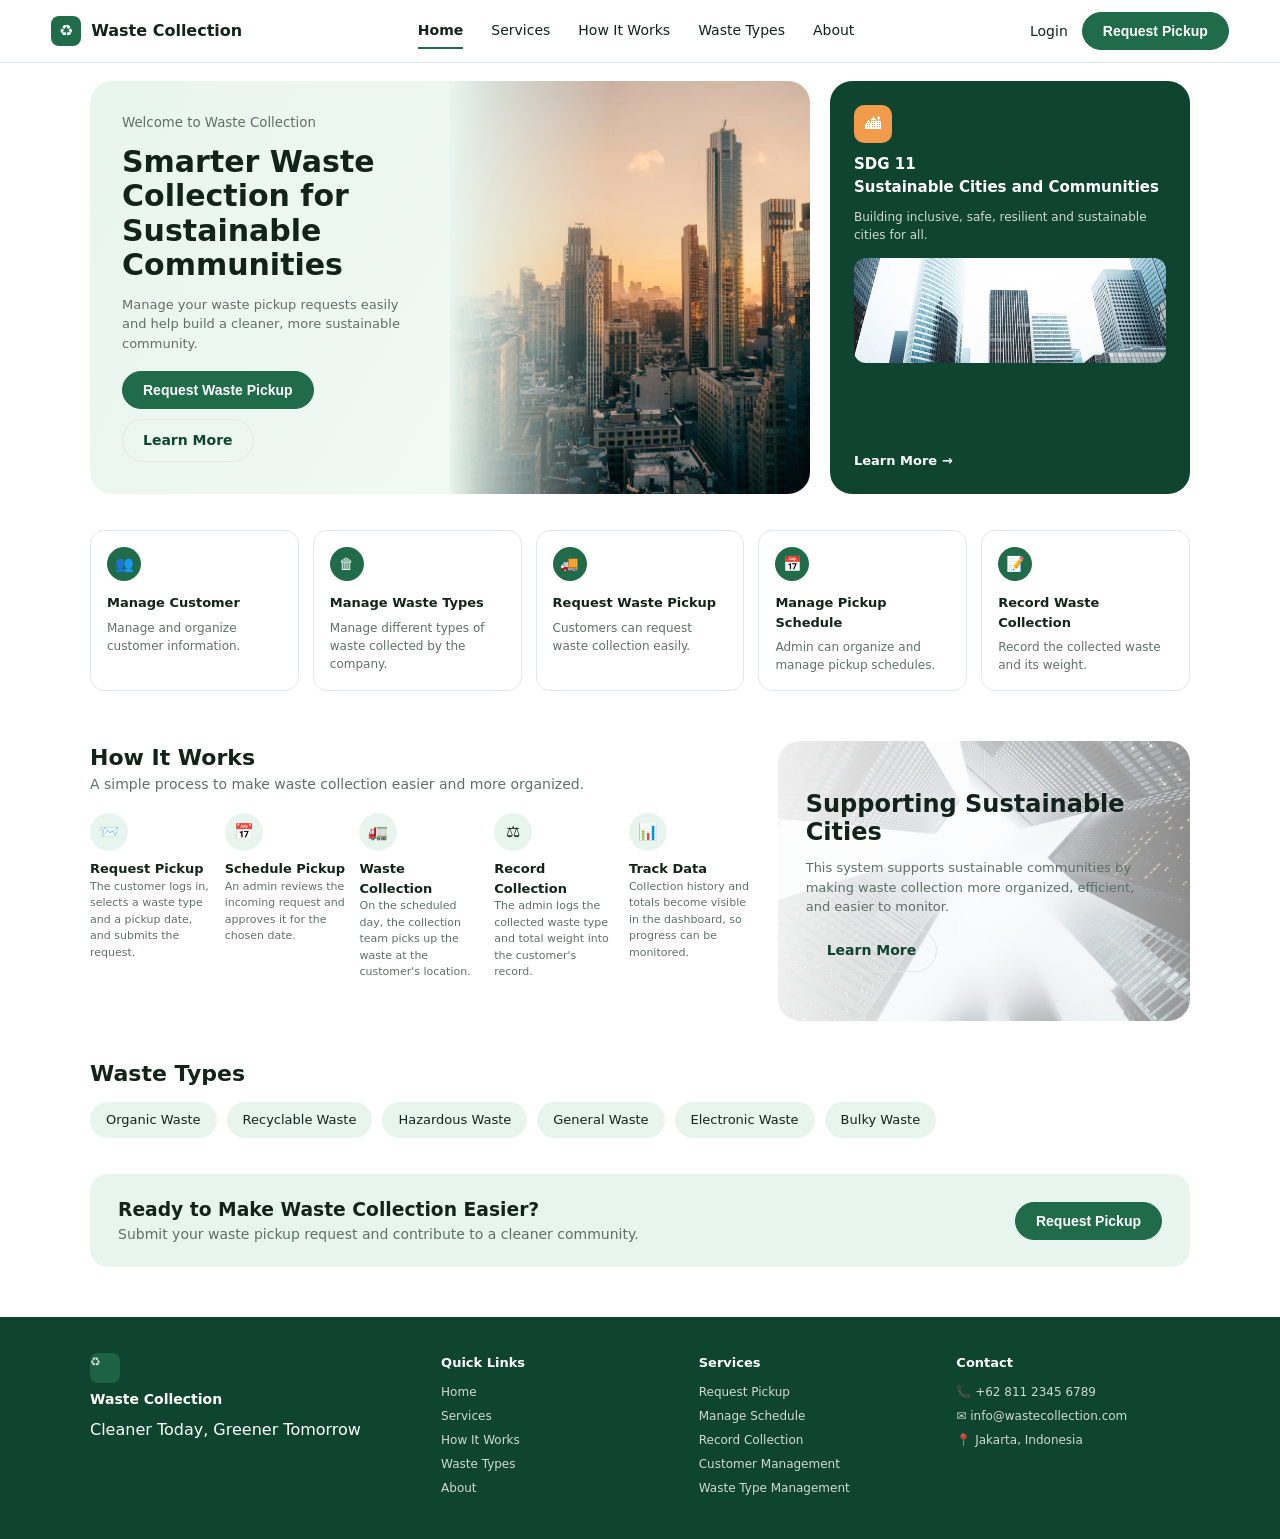
<file: index.html>
<!DOCTYPE html>
<html lang="id">
<head>
  <meta charset="UTF-8" />
  <meta name="viewport" content="width=device-width, initial-scale=1" />
  <title>Waste Collection</title>
  <link rel="stylesheet" href="style.css" />
</head>
<body>

  <!-- NAVBAR -->
  <header id="site-header"></header>

  <main>
    <!-- HERO -->
    <section id="home" class="container hero-grid">
      <div class="hero">
        <div class="hero-text">
          <small id="welcome">Welcome to Waste Collection</small>
          <h1>Smarter Waste Collection for Sustainable Communities</h1>
          <p>Manage your waste pickup requests easily and help build a cleaner, more sustainable community.</p>
          <div class="hero-actions">
            <button class="btn btn-primary open-modal">Request Waste Pickup</button>
            <a href="#how" class="btn btn-outline">Learn More</a>
          </div>
        </div>
        <!-- Ganti dengan foto: letakkan di images/hero.jpg lalu atur di style.css (.hero-img) -->
        <div class="hero-img" role="img" aria-label="Ilustrasi pengelolaan sampah"></div>
      </div>

      <aside class="sdg">
        <div class="sdg-icon">🏙</div>
        <h3>SDG 11<br />Sustainable Cities and Communities</h3>
        <p>Building inclusive, safe, resilient and sustainable cities for all.</p>
        <img class="sdg-img" src="sdg.jpg" alt="" />
        <a href="#about">Learn More →</a>
      </aside>
    </section>

    <!-- SERVICES (dibuat dari array di script.js) -->
    <section id="services" class="container">
      <div id="serviceList" class="cards"></div>
    </section>

    <!-- HOW IT WORKS + SUPPORTING -->
    <section id="how" class="container how-grid">
      <div>
        <h2>How It Works</h2>
        <p class="muted">A simple process to make waste collection easier and more organized.</p>
        <ol id="stepList" class="steps"></ol>
      </div>
      <aside id="about" class="support">
        <h3>Supporting Sustainable Cities</h3>
        <p>This system supports sustainable communities by making waste collection more organized, efficient, and easier to monitor.</p>
        <a href="#types" class="btn btn-outline">Learn More</a>
      </aside>
    </section>

    <!-- WASTE TYPES -->
    <section id="types" class="container">
      <h2>Waste Types</h2>
      <ul id="typeList" class="chips"></ul>
    </section>

    <!-- CTA -->
    <section class="container">
      <div class="cta">
        <div>
          <h3>Ready to Make Waste Collection Easier?</h3>
          <p class="muted">Submit your waste pickup request and contribute to a cleaner community.</p>
        </div>
        <button class="btn btn-primary open-modal">Request Pickup</button>
      </div>
    </section>
  </main>

  <!-- FOOTER -->
  <footer id="site-footer"></footer>

  <script src="layout.js"></script>
  <script src="script.js"></script>
</body>
</html>
</file>
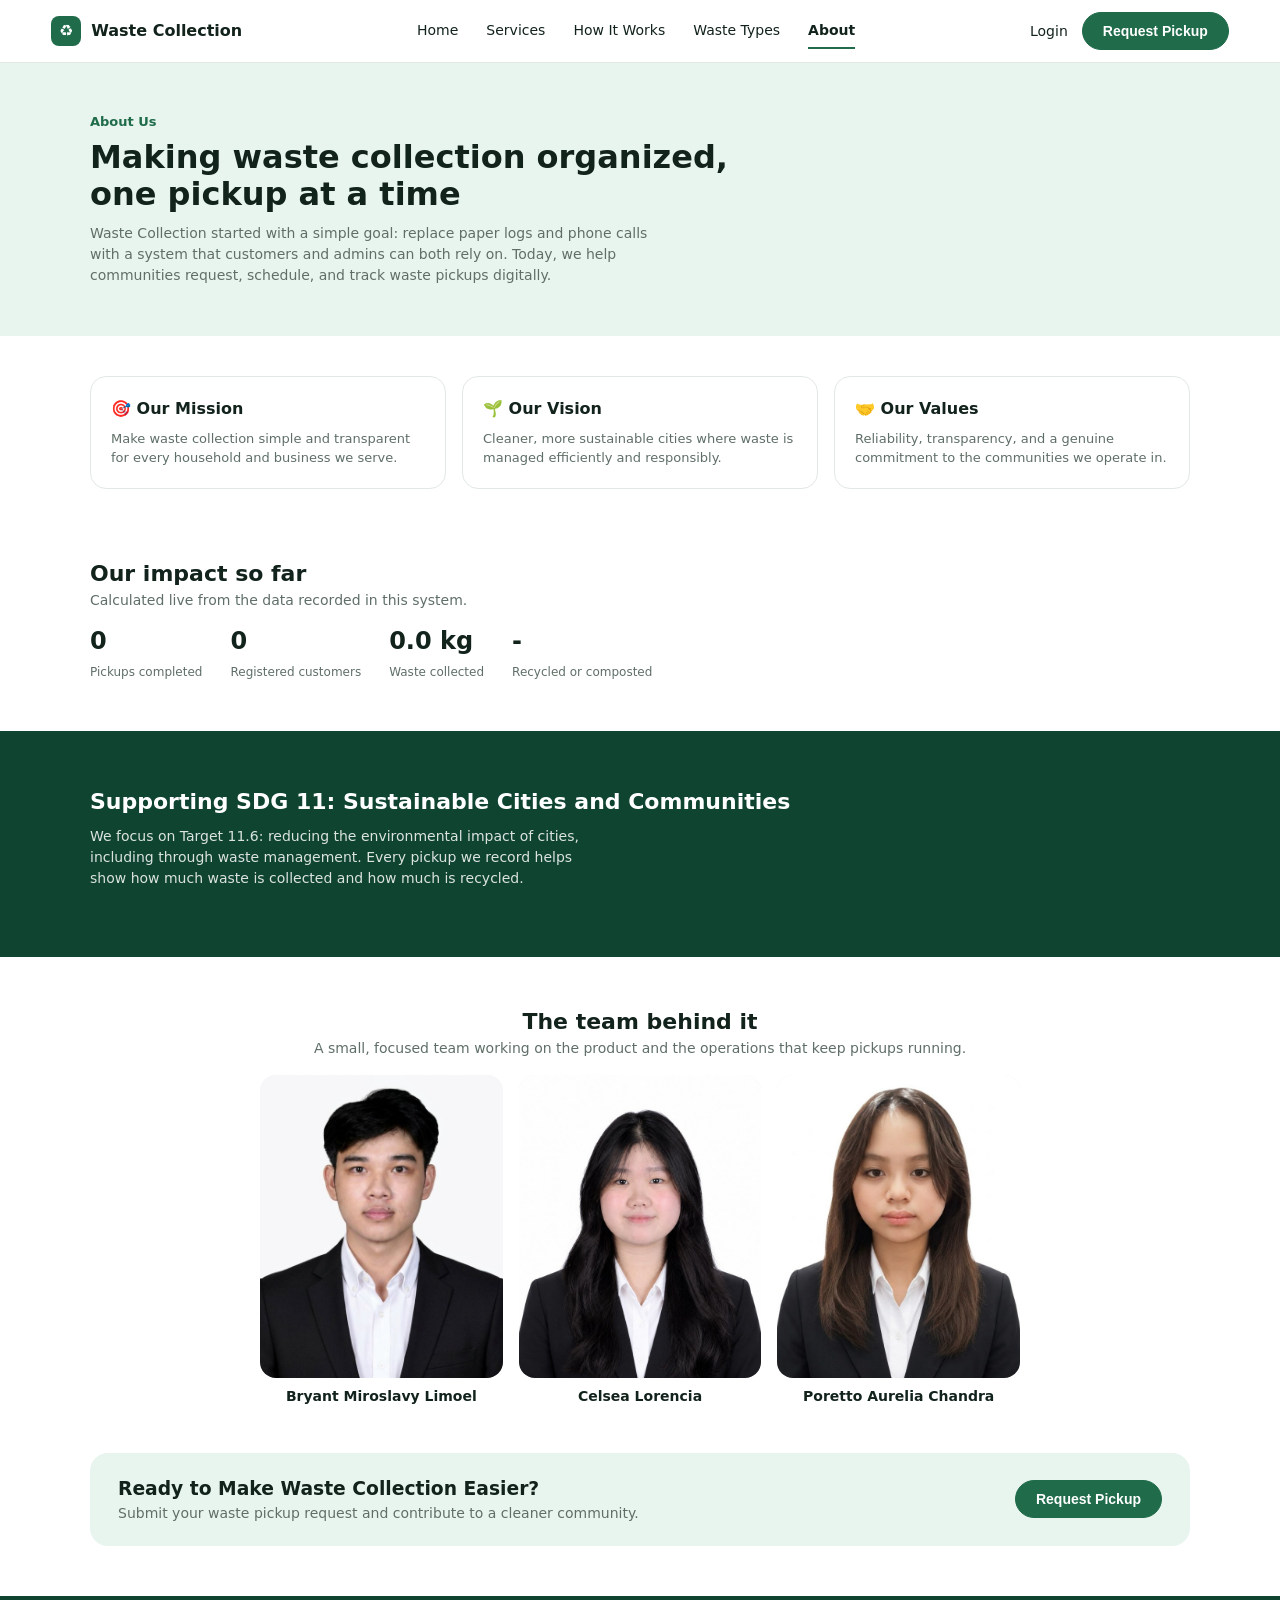
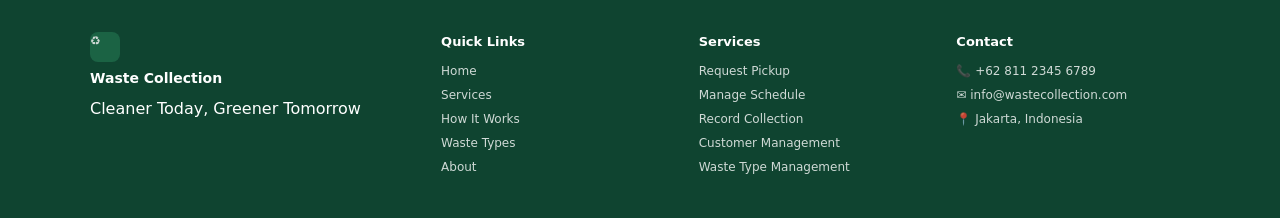
<file: about.html>
<!DOCTYPE html>
<html lang="id"><head><meta charset="UTF-8" /><meta name="viewport" content="width=device-width, initial-scale=1" /><title>About - Waste Collection</title><link rel="stylesheet" href="style.css" /></head>
<body>
  <header id="site-header"></header>
  <main>
    <section class="page-hero"><div class="container">
      <small>About Us</small>
      <h1>Making waste collection organized, one pickup at a time</h1>
      <p>Waste Collection started with a simple goal: replace paper logs and phone calls with a system that customers and admins can both rely on. Today, we help communities request, schedule, and track waste pickups digitally.</p>
    </div></section>
    <section class="container sect"><div class="grid3">
      <div class="feat"><h3>🎯 Our Mission</h3><p>Make waste collection simple and transparent for every household and business we serve.</p></div>
      <div class="feat"><h3>🌱 Our Vision</h3><p>Cleaner, more sustainable cities where waste is managed efficiently and responsibly.</p></div>
      <div class="feat"><h3>🤝 Our Values</h3><p>Reliability, transparency, and a genuine commitment to the communities we operate in.</p></div>
    </div></section>
    <section class="container sect"><h2>Our impact so far</h2><p class="muted">Calculated live from the data recorded in this system.</p><div id="liveStats" class="stats light" style="margin-top:12px"></div></section>
    <section class="band"><div class="container">
      <h2>Supporting SDG 11: Sustainable Cities and Communities</h2>
      <p>We focus on Target 11.6: reducing the environmental impact of cities, including through waste management. Every pickup we record helps show how much waste is collected and how much is recycled.</p>
    </div></section>
    <section class="container sect"><h2 class="center">The team behind it</h2><p class="muted center">A small, focused team working on the product and the operations that keep pickups running.</p><div id="team" class="team"></div></section>
  </main>
  <div id="cta-slot"></div>
  <footer id="site-footer"></footer>
  <script src="layout.js"></script><script src="script.js"></script>
</body></html>
</file>
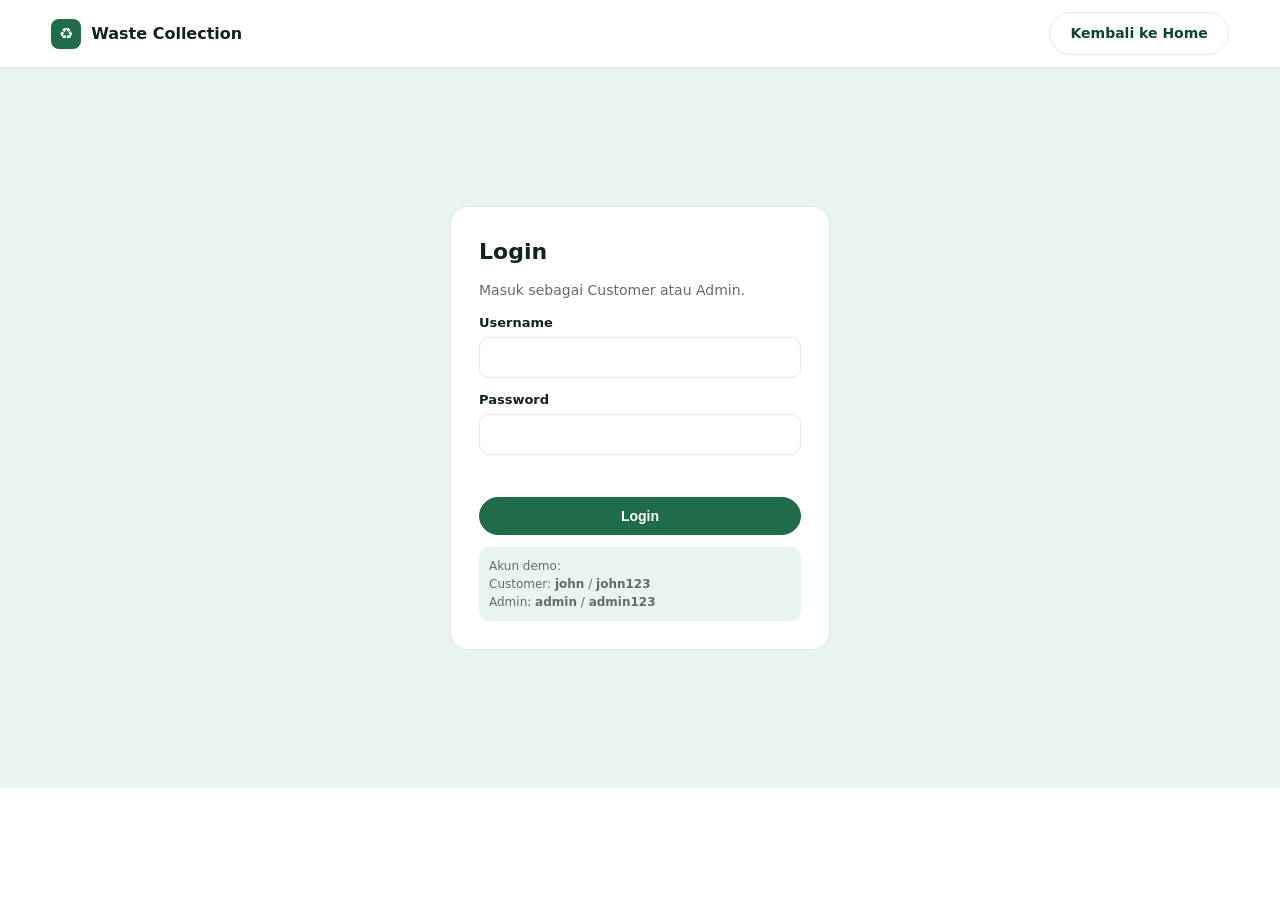
<file: dashboard.html>
<!DOCTYPE html>
<html lang="id">
<head>
  <meta charset="UTF-8" />
  <meta name="viewport" content="width=device-width, initial-scale=1" />
  <title>Dashboard - Waste Collection</title>
  <link rel="stylesheet" href="style.css" />
  <link rel="stylesheet" href="app.css" />
</head>
<body data-page="dash">
  <header class="navbar">
    <a href="index.html" class="brand"><span class="logo">♻</span> Waste Collection</a>
    <div class="nav-right">
      <span class="user"><span class="avatar" id="av"></span><span id="who"></span></span>
      <button class="btn btn-outline" data-act="logout">Logout</button>
    </div>
  </header>
  <div class="app container">
    <nav id="side" class="side" aria-label="Menu dashboard"></nav>
    <main id="content" class="content"></main>
  </div>
  <script src="app.js"></script>
</body>
</html>
</file>
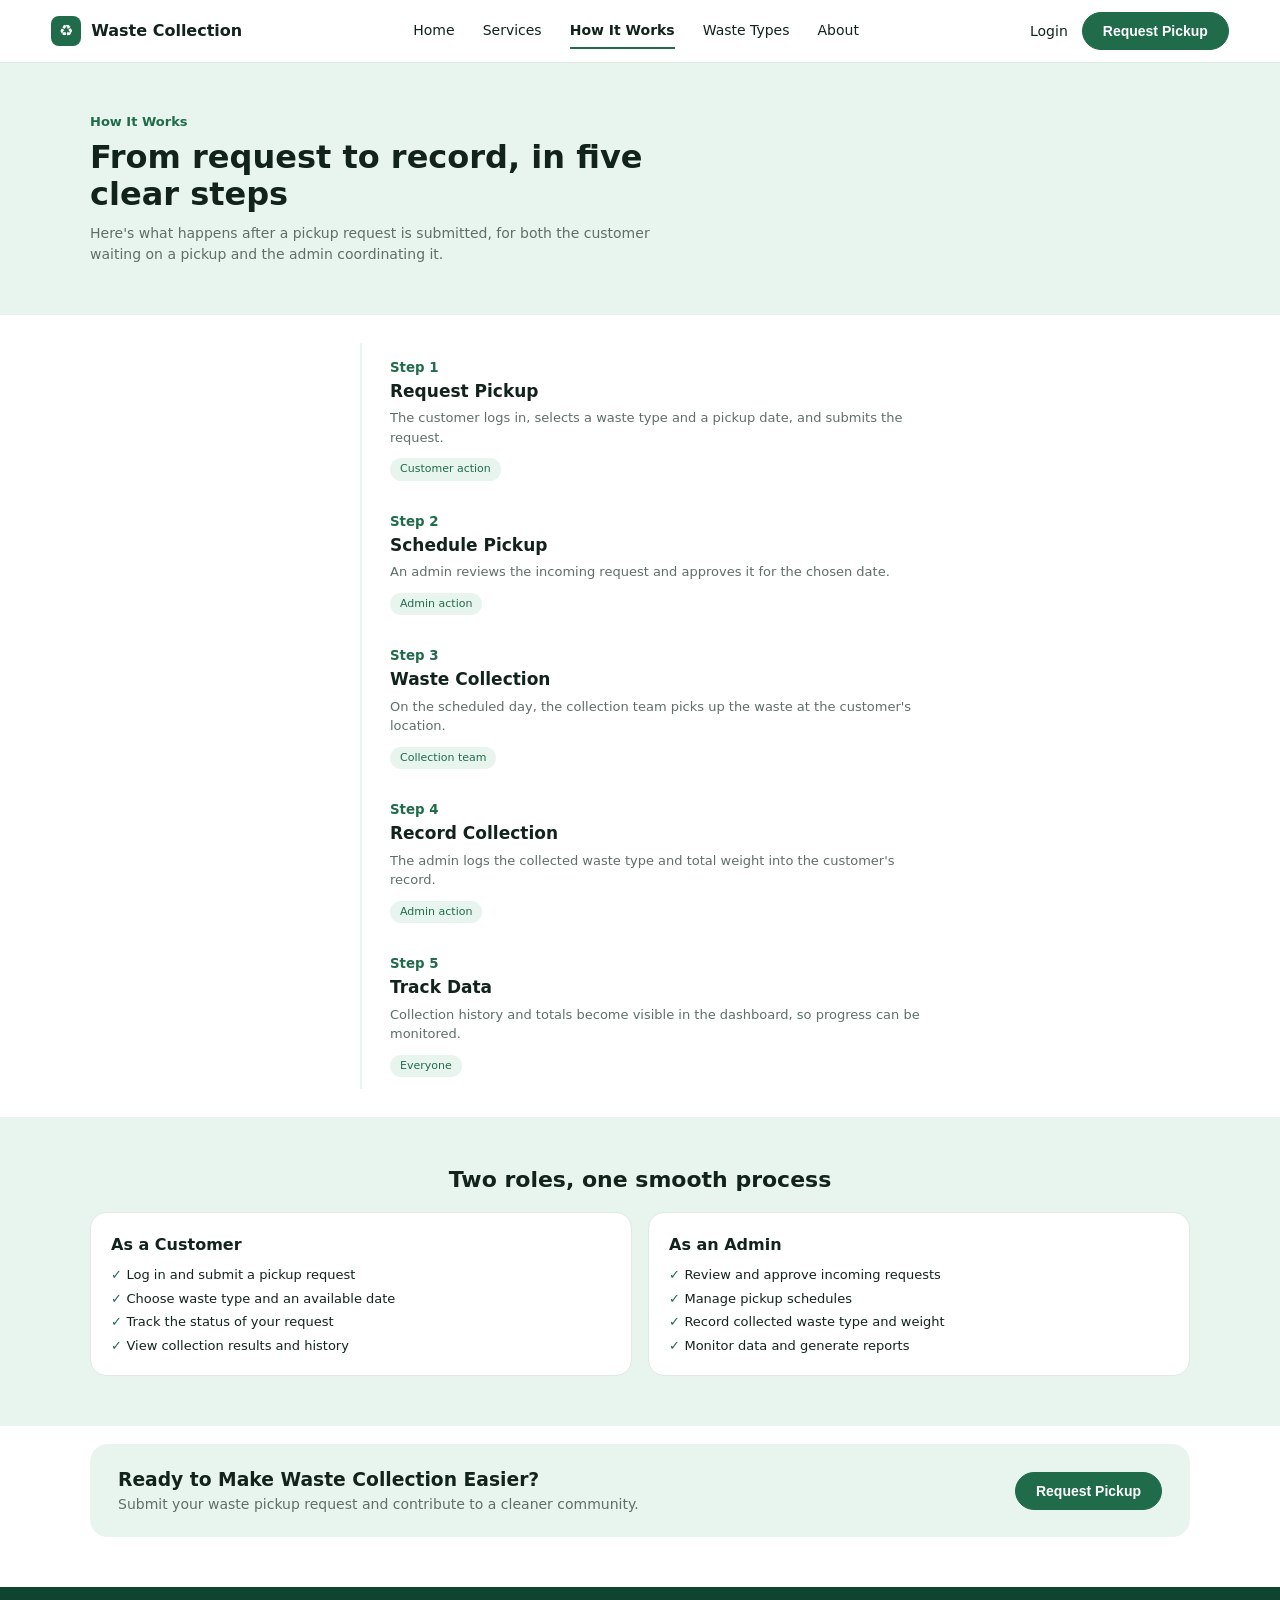
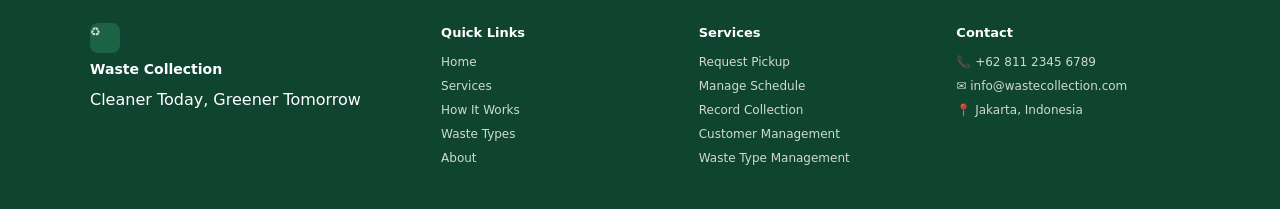
<file: how-it-works.html>
<!DOCTYPE html>
<html lang="id"><head><meta charset="UTF-8" /><meta name="viewport" content="width=device-width, initial-scale=1" /><title>How It Works - Waste Collection</title><link rel="stylesheet" href="style.css" /></head>
<body>
  <header id="site-header"></header>
  <main>
    <section class="page-hero"><div class="container">
      <small>How It Works</small>
      <h1>From request to record, in five clear steps</h1>
      <p>Here's what happens after a pickup request is submitted, for both the customer waiting on a pickup and the admin coordinating it.</p>
    </div></section>
    <section class="container sect"><ol id="timeline" class="timeline"></ol></section>
    <section class="page-hero"><div class="container">
      <h2 class="center">Two roles, one smooth process</h2>
      <div class="roles" style="margin-top:16px">
        <div class="feat"><h3>As a Customer</h3><ul class="checks"><li>Log in and submit a pickup request</li><li>Choose waste type and an available date</li><li>Track the status of your request</li><li>View collection results and history</li></ul></div>
        <div class="feat"><h3>As an Admin</h3><ul class="checks"><li>Review and approve incoming requests</li><li>Manage pickup schedules</li><li>Record collected waste type and weight</li><li>Monitor data and generate reports</li></ul></div>
      </div>
    </div></section>
  </main>
  <div id="cta-slot"></div>
  <footer id="site-footer"></footer>
  <script src="layout.js"></script><script src="script.js"></script>
</body></html>
</file>
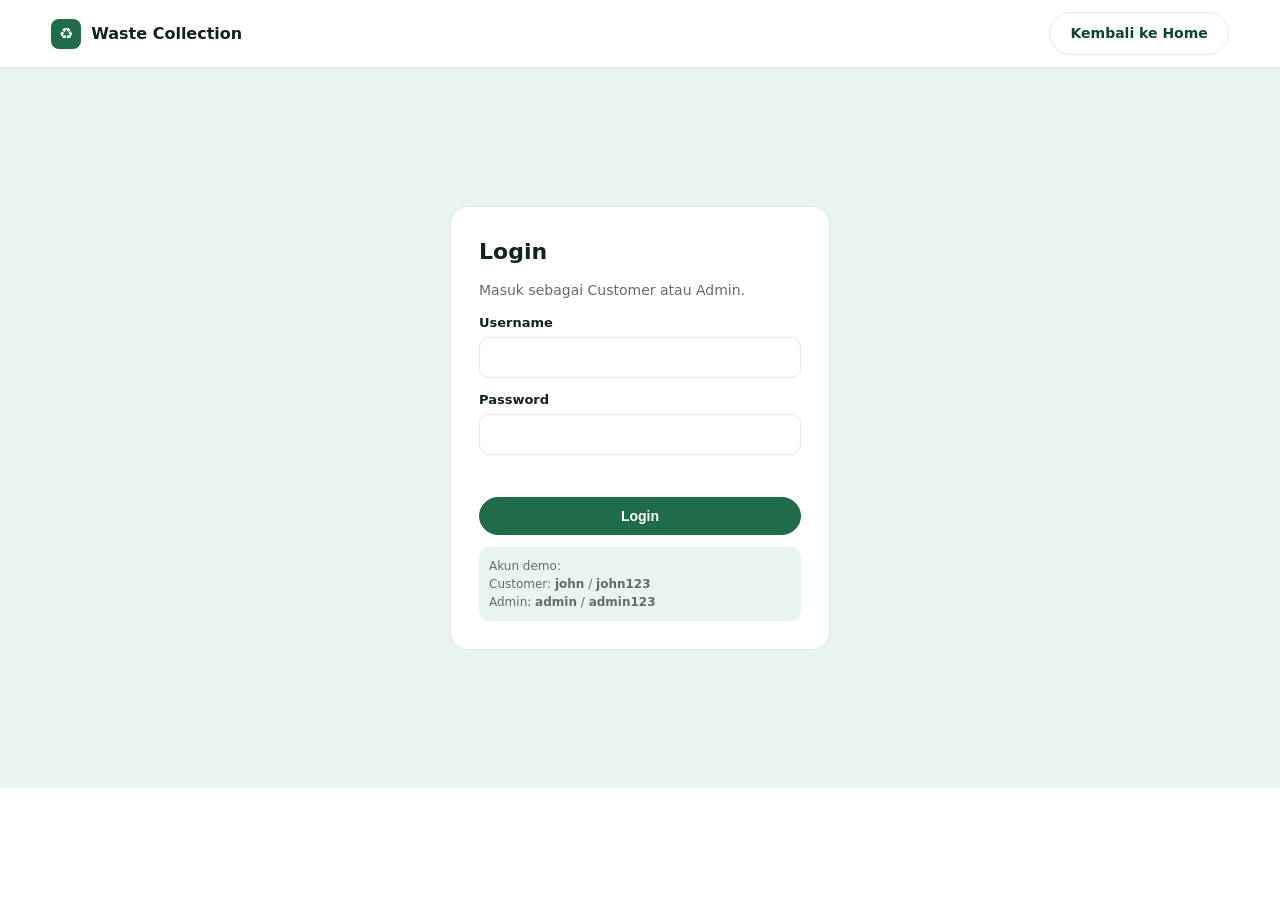
<file: login.html>
<!DOCTYPE html>
<html lang="id">
<head>
  <meta charset="UTF-8" />
  <meta name="viewport" content="width=device-width, initial-scale=1" />
  <title>Login - Waste Collection</title>
  <link rel="stylesheet" href="style.css" />
  <link rel="stylesheet" href="app.css" />
</head>
<body data-page="login">
  <header class="navbar">
    <a href="index.html" class="brand"><span class="logo">♻</span> Waste Collection</a>
    <a href="index.html" class="btn btn-outline">Kembali ke Home</a>
  </header>
  <main class="login-wrap">
    <form id="loginForm" class="login-card">
      <h2>Login</h2>
      <p class="muted">Masuk sebagai Customer atau Admin.</p>
      <label>Username <input id="user" autocomplete="username" required /></label>
      <label>Password <input id="pass" type="password" autocomplete="current-password" required /></label>
      <p id="err" class="err" role="alert"></p>
      <button class="btn btn-primary">Login</button>
      <p class="hint">Akun demo:<br>Customer: <b>john</b> / <b>john123</b><br>Admin: <b>admin</b> / <b>admin123</b></p>
    </form>
  </main>
  <script src="app.js"></script>
</body>
</html>
</file>
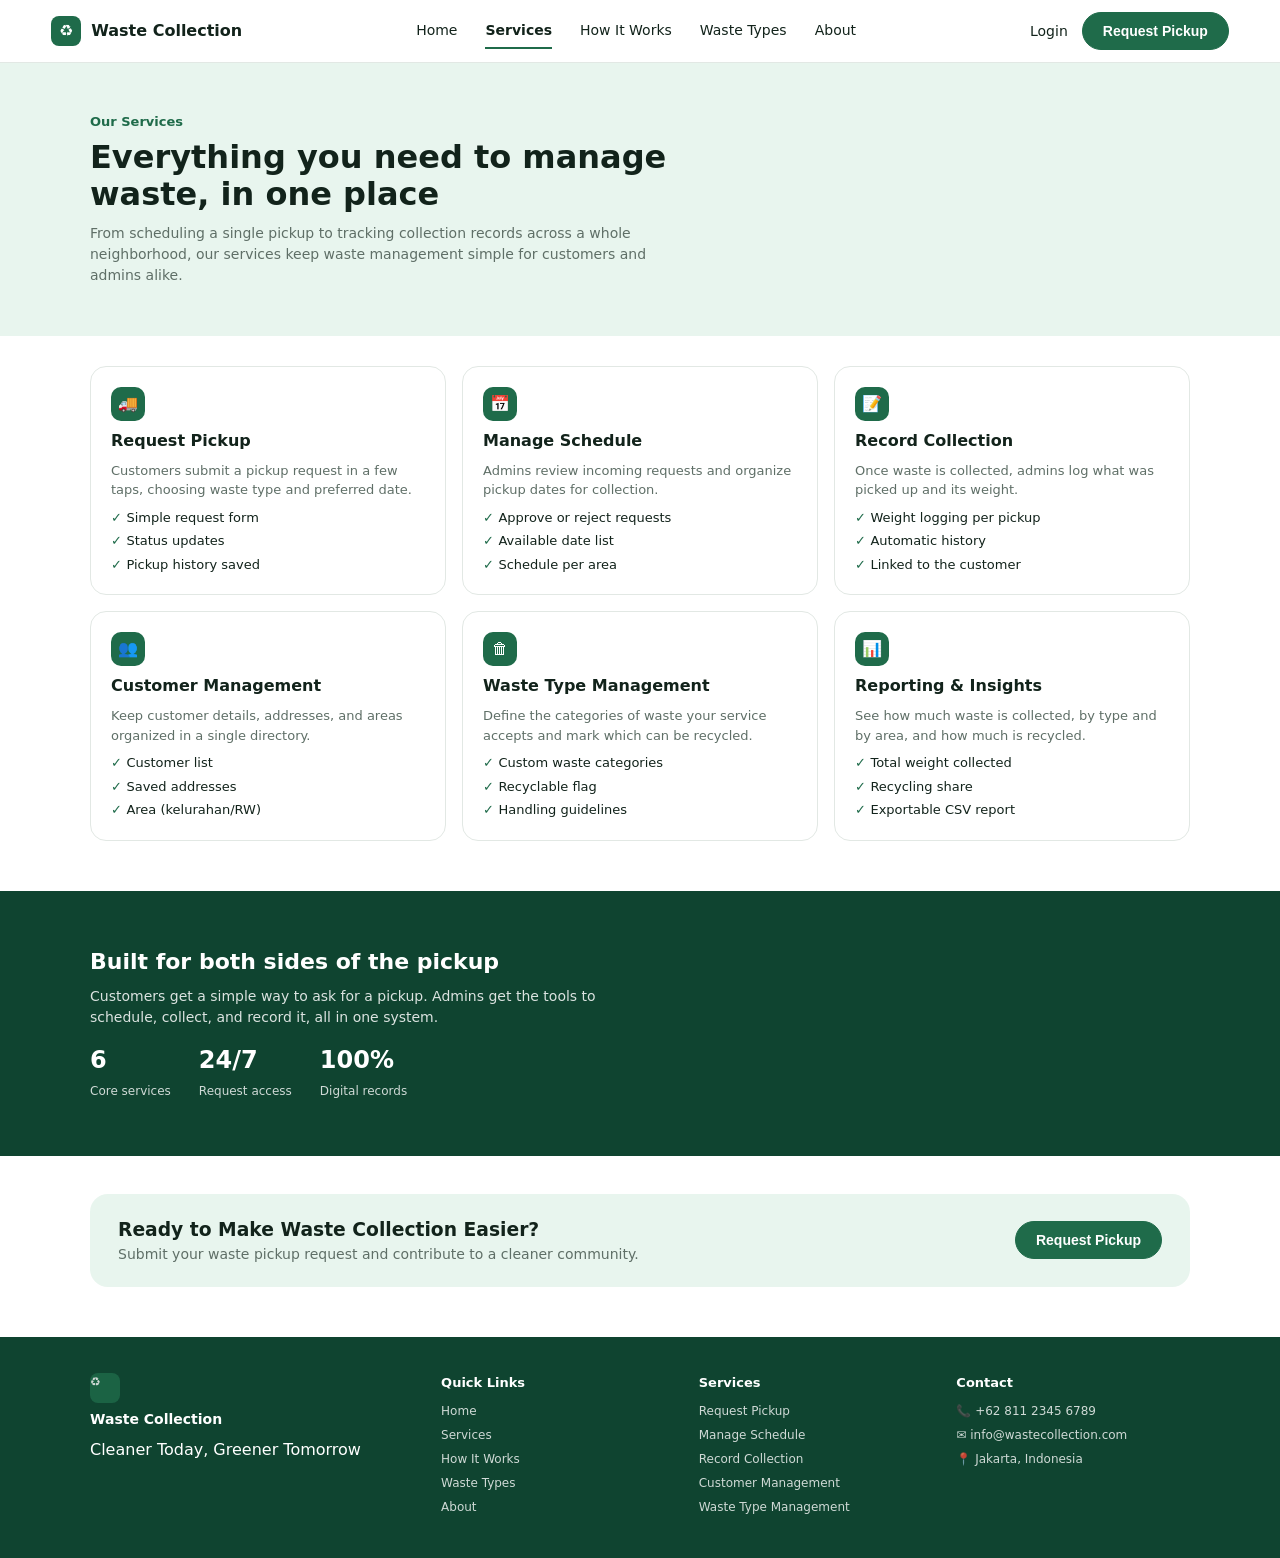
<file: services.html>
<!DOCTYPE html>
<html lang="id"><head><meta charset="UTF-8" /><meta name="viewport" content="width=device-width, initial-scale=1" /><title>Services - Waste Collection</title><link rel="stylesheet" href="style.css" /></head>
<body>
  <header id="site-header"></header>
  <main>
    <section class="page-hero"><div class="container">
      <small>Our Services</small>
      <h1>Everything you need to manage waste, in one place</h1>
      <p>From scheduling a single pickup to tracking collection records across a whole neighborhood, our services keep waste management simple for customers and admins alike.</p>
    </div></section>
    <section class="container"><div id="serviceDetail" class="grid3"></div></section>
    <section class="band"><div class="container">
      <h2>Built for both sides of the pickup</h2>
      <p>Customers get a simple way to ask for a pickup. Admins get the tools to schedule, collect, and record it, all in one system.</p>
      <div class="stats"><div class="stat"><b>6</b><span>Core services</span></div><div class="stat"><b>24/7</b><span>Request access</span></div><div class="stat"><b>100%</b><span>Digital records</span></div></div>
    </div></section>
  </main>
  <div id="cta-slot"></div>
  <footer id="site-footer"></footer>
  <script src="layout.js"></script><script src="script.js"></script>
</body></html>
</file>
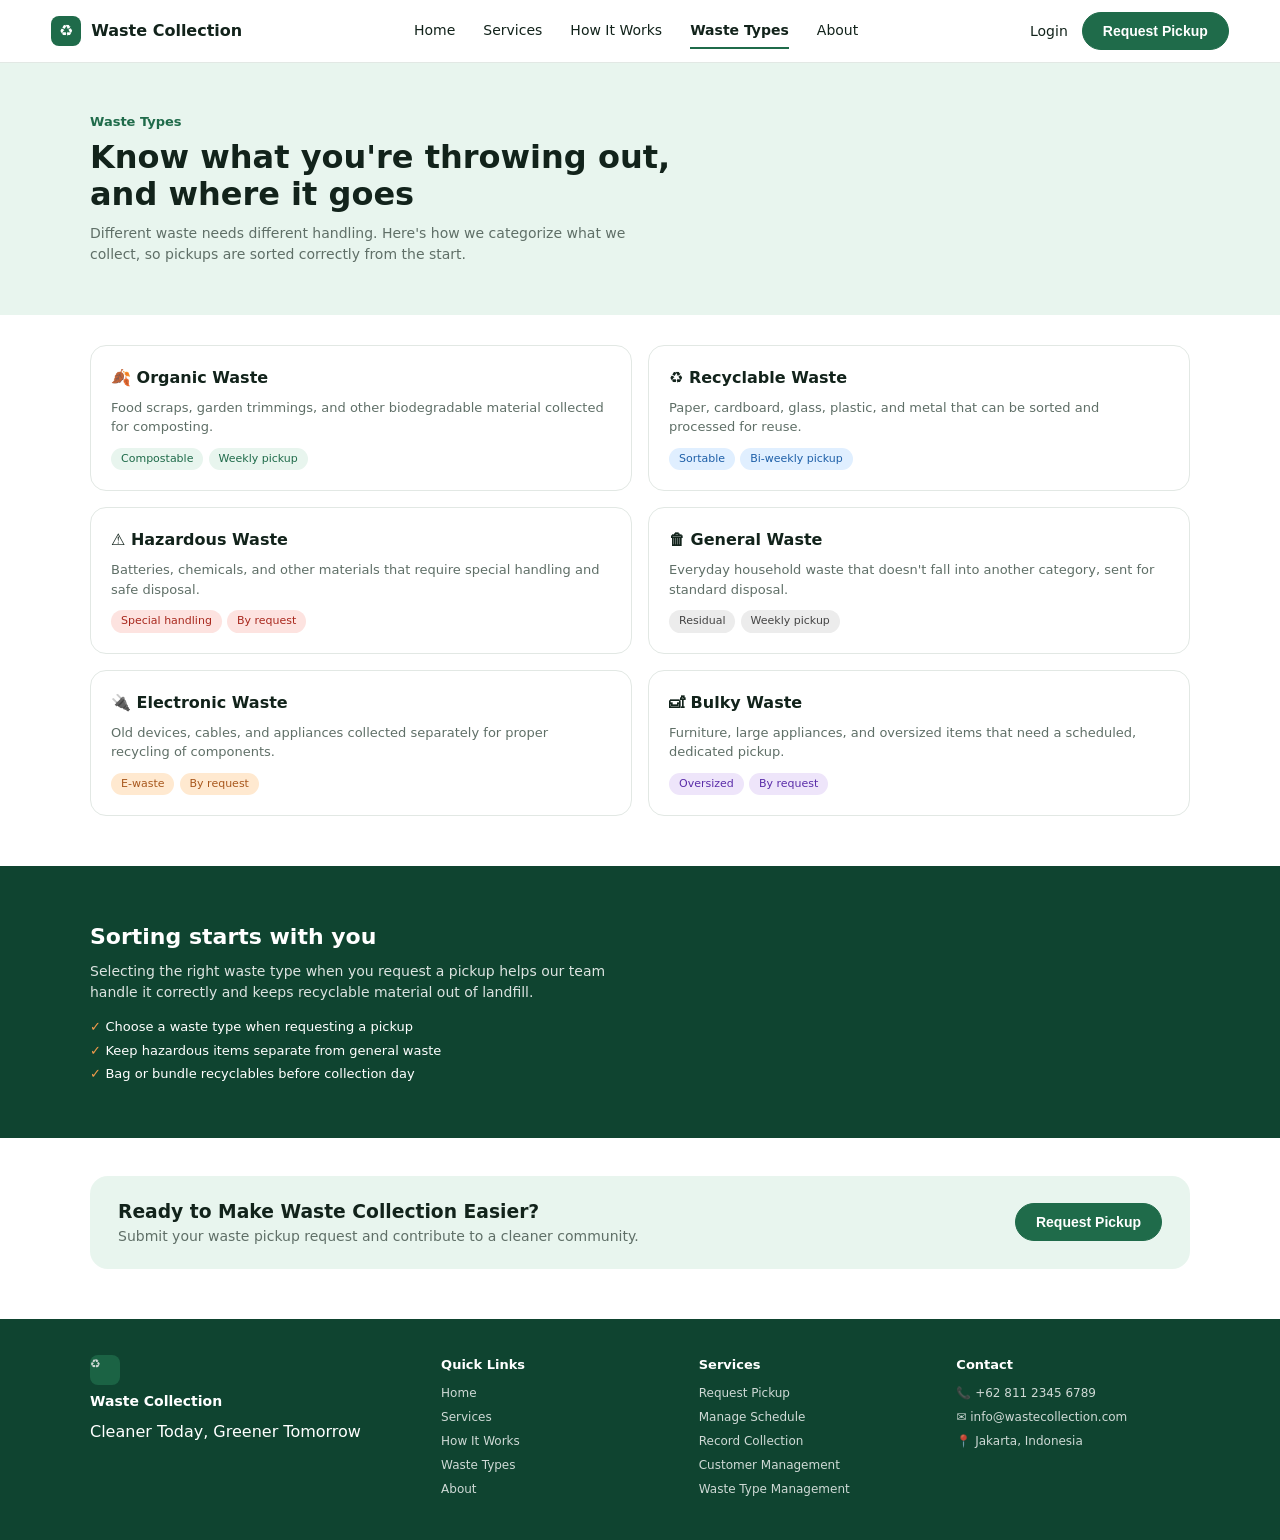
<file: waste-types.html>
<!DOCTYPE html>
<html lang="id"><head><meta charset="UTF-8" /><meta name="viewport" content="width=device-width, initial-scale=1" /><title>Waste Types - Waste Collection</title><link rel="stylesheet" href="style.css" /></head>
<body>
  <header id="site-header"></header>
  <main>
    <section class="page-hero"><div class="container">
      <small>Waste Types</small>
      <h1>Know what you're throwing out, and where it goes</h1>
      <p>Different waste needs different handling. Here's how we categorize what we collect, so pickups are sorted correctly from the start.</p>
    </div></section>
    <section class="container"><div id="typeCards" class="types-grid"></div></section>
    <section class="band"><div class="container">
      <h2>Sorting starts with you</h2>
      <p>Selecting the right waste type when you request a pickup helps our team handle it correctly and keeps recyclable material out of landfill.</p>
      <ul class="checks"><li>Choose a waste type when requesting a pickup</li><li>Keep hazardous items separate from general waste</li><li>Bag or bundle recyclables before collection day</li></ul>
    </div></section>
  </main>
  <div id="cta-slot"></div>
  <footer id="site-footer"></footer>
  <script src="layout.js"></script><script src="script.js"></script>
</body></html>
</file>
<file: style.css>
:root {
  --green: #1f6b4a;
  --green-dark: #0f4430;
  --green-soft: #e8f5ee;
  --orange: #f29b4b;
  --text: #12231b;
  --muted: #5f6f67;
  --border: #e2e8e4;
  --radius: 18px;
}

* { box-sizing: border-box; margin: 0; padding: 0; }
html { scroll-behavior: smooth; scroll-padding-top: 72px; }
body { font-family: "Inter", system-ui, -apple-system, "Segoe UI", sans-serif; color: var(--text); background: #fff; line-height: 1.5; }
a { color: inherit; text-decoration: none; }
ul, ol { list-style: none; }
.container { width: min(1100px, 92%); margin: 0 auto; padding: 18px 0; }
.muted { color: var(--muted); font-size: 14px; }
h2 { font-size: 22px; }

/* Buttons */
.btn { display: inline-block; padding: 10px 20px; border-radius: 999px; font-size: 14px; font-weight: 600; cursor: pointer; border: 1px solid var(--green); }
.btn-primary { background: var(--green); color: #fff; }
.btn-primary:hover { background: var(--green-dark); }
.btn-outline { background: transparent; color: var(--green-dark); border-color: var(--border); }
.btn-outline:hover { background: var(--green-soft); }
:focus-visible { outline: 3px solid var(--orange); outline-offset: 2px; }

/* Navbar */
.navbar { position: sticky; top: 0; z-index: 10; display: flex; align-items: center; justify-content: space-between; padding: 12px 4%; background: #fff; border-bottom: 1px solid var(--border); }
.brand { display: flex; align-items: center; gap: 10px; font-weight: 700; }
.logo { display: grid; place-items: center; width: 30px; height: 30px; border-radius: 8px; background: var(--green); color: #fff; font-size: 16px; }
.menu { display: flex; gap: 28px; font-size: 14px; }
.menu a { padding: 6px 0; border-bottom: 2px solid transparent; }
.menu a.active { border-color: var(--green); font-weight: 600; }
.nav-right { display: flex; align-items: center; gap: 14px; }
.user { display: flex; align-items: center; gap: 8px; font-size: 14px; }
.avatar { display: grid; place-items: center; width: 28px; height: 28px; border-radius: 50%; background: var(--green-soft); color: var(--green); font-size: 11px; font-weight: 700; }
.burger { display: none; background: none; border: 0; font-size: 24px; cursor: pointer; }

/* Hero */
.hero-grid { display: grid; grid-template-columns: 2fr 1fr; gap: 20px; }
.hero { display: grid; grid-template-columns: 1fr 1fr; overflow: hidden; border-radius: 22px; background: linear-gradient(120deg, var(--green-soft), #f6fbf8); min-height: 280px; }
.hero-text { padding: 32px; display: flex; flex-direction: column; gap: 12px; justify-content: center; }
.hero-text small { color: var(--muted); }
.hero-text h1 { font-size: 30px; line-height: 1.15; }
.hero-text p { font-size: 13px; color: var(--muted); }
.hero-actions { display: flex; gap: 10px; margin-top: 6px; flex-wrap: wrap; }
.hero-img { background: linear-gradient(90deg, #e8f5ee 0%, rgba(232, 245, 238, 0) 45%), url("hero.jpg") center / cover; }
.sdg { background: var(--green-dark); color: #fff; border-radius: 22px; padding: 24px; display: flex; flex-direction: column; gap: 10px; }
.sdg-icon { width: 38px; height: 38px; display: grid; place-items: center; background: var(--orange); border-radius: 10px; }
.sdg h3 { font-size: 15px; }
.sdg p { font-size: 12px; opacity: .8; }
.sdg a { margin-top: auto; font-size: 13px; font-weight: 600; }

/* Service cards */
.cards { display: grid; grid-template-columns: repeat(5, 1fr); gap: 14px; }
.card { border: 1px solid var(--border); border-radius: 14px; padding: 16px; display: flex; flex-direction: column; gap: 6px; background: #fff; transition: box-shadow .2s, transform .2s; }
.card:hover { box-shadow: 0 6px 18px rgba(15, 68, 48, .12); transform: translateY(-2px); }
.card .icon { width: 34px; height: 34px; display: grid; place-items: center; border-radius: 50%; background: var(--green); color: #fff; font-size: 15px; }
.card h4 { font-size: 13px; margin-top: 6px; }
.card p { font-size: 12px; color: var(--muted); }

/* How it works */
.how-grid { display: grid; grid-template-columns: 1.6fr 1fr; gap: 28px; padding-top: 32px; }
.steps { display: grid; grid-template-columns: repeat(5, 1fr); gap: 14px; margin-top: 18px; }
.step .icon { width: 38px; height: 38px; display: grid; place-items: center; border-radius: 50%; background: var(--green-soft); margin-bottom: 8px; }
.step b { display: block; font-size: 13px; }
.step span { display: block; font-size: 11px; color: var(--muted); }
.support { background: linear-gradient(90deg, rgba(255,255,255,.93), rgba(255,255,255,.5)), url("support.jpg") center / cover; border-radius: 22px; padding: 28px; display: flex; flex-direction: column; justify-content: center; gap: 12px; align-items: flex-start; min-height: 280px; }
.support h3 { font-size: 24px; line-height: 1.15; }
.support p { font-size: 13px; color: var(--muted); }
.support-box { width: 100%; height: 90px; border-radius: 14px; background: #d4ecde; }

/* Waste types */
.chips { display: flex; flex-wrap: wrap; gap: 10px; margin-top: 12px; }
.chips li { padding: 8px 16px; border-radius: 999px; background: var(--green-soft); font-size: 13px; }

/* CTA */
.cta { display: flex; justify-content: space-between; align-items: center; gap: 16px; background: var(--green-soft); border-radius: 18px; padding: 22px 28px; flex-wrap: wrap; }

/* Footer */
.footer { background: var(--green-dark); color: #fff; margin-top: 32px; }
.footer-grid { display: grid; grid-template-columns: 1.4fr 1fr 1fr 1fr; gap: 24px; padding: 36px 0; }
.footer h4 { font-size: 13px; margin-bottom: 10px; }
.footer a, .footer span { display: block; font-size: 12px; opacity: .8; margin-bottom: 6px; }
.footer .brand { opacity: 1; font-size: 14px; }
.footer .small { margin-top: 8px; }

/* Modal */
.modal { position: fixed; inset: 0; background: rgba(0, 0, 0, .5); display: grid; place-items: center; z-index: 50; padding: 16px; }
.modal[hidden] { display: none; }
.modal-box { position: relative; background: #fff; border-radius: 18px; padding: 24px; width: min(440px, 100%); max-height: 90vh; overflow-y: auto; }
.modal-box form { display: grid; gap: 12px; margin: 14px 0; }
.modal-box label { display: grid; gap: 4px; font-size: 13px; font-weight: 600; }
.modal-box input, .modal-box select { padding: 10px; border: 1px solid var(--border); border-radius: 10px; font: inherit; }
.close { position: absolute; top: 10px; right: 14px; background: none; border: 0; font-size: 26px; cursor: pointer; }
.msg { font-size: 13px; color: var(--green); min-height: 18px; }
.history { font-size: 12px; margin-top: 8px; display: grid; gap: 6px; }
.history li { padding: 8px 10px; background: var(--green-soft); border-radius: 8px; }

/* Responsive */
@media (max-width: 900px) {
  .hero-grid, .how-grid { grid-template-columns: 1fr; }
  .cards, .steps { grid-template-columns: repeat(2, 1fr); }
  .footer-grid { grid-template-columns: 1fr 1fr; }
  .burger { display: block; }
  .menu { display: none; position: absolute; top: 100%; left: 0; right: 0; flex-direction: column; gap: 0; background: #fff; border-bottom: 1px solid var(--border); padding: 8px 4%; }
  .menu.open { display: flex; }
  .menu a { padding: 12px 0; }
}
@media (max-width: 560px) {
  .hero { grid-template-columns: 1fr; }
  .hero-img { min-height: 160px; order: -1; }
  .nav-right .open-modal { display: none; }
}
@media (prefers-reduced-motion: reduce) {
  html { scroll-behavior: auto; }
  .card { transition: none; }
}

/* Halaman publik lain */
.page-hero { background: var(--green-soft); padding: 28px 0 32px; }
.page-hero small { color: var(--green); font-weight: 600; font-size: 13px; }
.page-hero h1 { font-size: 32px; line-height: 1.15; max-width: 640px; margin: 6px 0 10px; }
.page-hero p { max-width: 560px; color: var(--muted); font-size: 14px; }
.grid3 { display: grid; grid-template-columns: repeat(3, 1fr); gap: 16px; padding: 12px 0; }
.types-grid { display: grid; grid-template-columns: repeat(2, 1fr); gap: 16px; padding: 12px 0; }
.feat { border: 1px solid var(--border); border-radius: 16px; padding: 20px; display: grid; gap: 8px; align-content: start; background: #fff; }
.feat .icon { width: 34px; height: 34px; display: grid; place-items: center; border-radius: 10px; background: var(--green); color: #fff; }
.feat h3 { font-size: 16px; }
.feat p { font-size: 13px; color: var(--muted); }
.checks { font-size: 13px; display: grid; gap: 4px; }
.checks li::before { content: "✓ "; color: var(--green); font-weight: 700; }
.tag { display: inline-block; padding: 3px 10px; border-radius: 999px; font-size: 11px; background: #e8f5ee; color: #1f6b4a; }
.tag.b { background: #e0efff; color: #1d5fa8; } .tag.r { background: #fde3e0; color: #a8281d; }
.tag.n { background: #ececec; color: #444; } .tag.o { background: #ffe9d0; color: #a8581d; } .tag.p { background: #eee5fa; color: #5a2da8; }
.band { background: var(--green-dark); color: #fff; padding: 36px 0; margin: 20px 0; }
.band p { opacity: .85; font-size: 14px; max-width: 520px; margin: 8px 0 14px; }
.band .checks li::before { color: var(--orange); }
.stats { display: flex; gap: 28px; flex-wrap: wrap; }
.stat b { display: block; font-size: 24px; } .stat span { font-size: 12px; opacity: .8; }
.container .stats.light .stat span { color: var(--muted); opacity: 1; }
.timeline { max-width: 560px; margin: 0 auto; padding: 12px 0 12px 28px; border-left: 2px solid var(--green-soft); display: grid; gap: 28px; }
.timeline li small { color: var(--green); font-weight: 600; }
.timeline h3 { font-size: 17px; } .timeline p { font-size: 13px; color: var(--muted); margin: 4px 0 8px; }
.roles { display: grid; grid-template-columns: 1fr 1fr; gap: 16px; }
.team { display: grid; grid-template-columns: repeat(3, 1fr); gap: 16px; text-align: center; max-width: 760px; margin: 16px auto 0; }
.member img { width: 100%; aspect-ratio: 4 / 5; object-fit: cover; object-position: top; border-radius: 16px; background: var(--green-soft); display: block; }
.member figcaption { font-size: 14px; font-weight: 600; margin-top: 8px; }
.center { text-align: center; }
.sect { padding: 28px 0; }
@media (max-width: 900px) { .grid3, .types-grid, .roles { grid-template-columns: 1fr; } .team { grid-template-columns: 1fr; max-width: 280px; } }

.sdg-img { width: 100%; height: 105px; object-fit: cover; border-radius: 12px; margin-top: 4px; }
</file>
<file: app.css>
.login-wrap { display: grid; place-items: center; min-height: 80vh; padding: 20px; background: var(--green-soft); }
.login-card { background: #fff; padding: 28px; border-radius: 18px; width: min(380px, 100%); display: grid; gap: 12px; border: 1px solid var(--border); }
.hint { font-size: 12px; color: var(--muted); background: var(--green-soft); padding: 10px; border-radius: 10px; }
.err { color: #b3261e; font-size: 13px; min-height: 18px; }

.app { display: grid; grid-template-columns: 220px 1fr; gap: 24px; align-items: start; padding-top: 24px; }
.side { display: grid; gap: 6px; position: sticky; top: 80px; }
.side button { text-align: left; padding: 10px 14px; border: 0; border-radius: 10px; background: transparent; font: inherit; font-size: 14px; cursor: pointer; }
.side button:hover { background: var(--green-soft); }
.side button.active { background: var(--green); color: #fff; font-weight: 600; }
.content { min-width: 0; display: grid; gap: 14px; }
.content h3 { font-size: 20px; }

.form { display: grid; gap: 12px; max-width: 420px; }
.inline { display: flex; gap: 8px; flex-wrap: wrap; align-items: end; }
label { display: grid; gap: 4px; font-size: 13px; font-weight: 600; }
input, select, textarea { padding: 10px; border: 1px solid var(--border); border-radius: 10px; font: inherit; }
.panel { background: var(--green-soft); border-radius: 14px; padding: 16px; display: grid; gap: 8px; }

.tw { overflow-x: auto; border: 1px solid var(--border); border-radius: 12px; }
table { width: 100%; border-collapse: collapse; font-size: 13px; }
th, td { padding: 10px 12px; text-align: left; border-bottom: 1px solid var(--border); white-space: nowrap; }
th { background: var(--green-soft); }
td input { width: 80px; padding: 6px; }
.empty { text-align: center; color: var(--muted); }
.btn-sm { padding: 5px 12px; font-size: 12px; margin-right: 4px; }
.badge { padding: 3px 10px; border-radius: 999px; font-size: 12px; background: #eee; }
.badge.Pending { background: #fff1d6; }
.badge.Approved { background: #d9ecff; }
.badge.Collected { background: #d4f0df; }
.badge.Rejected { background: #fadcd9; }
.msg { color: var(--green); font-size: 13px; min-height: 18px; }

@media (max-width: 800px) {
  .app { grid-template-columns: 1fr; }
  .side { position: static; grid-auto-flow: column; overflow-x: auto; }
  .side button { white-space: nowrap; }
}

.chk { display: flex; align-items: center; gap: 8px; font-weight: 400; }
.chk input { width: auto; }
</file>
